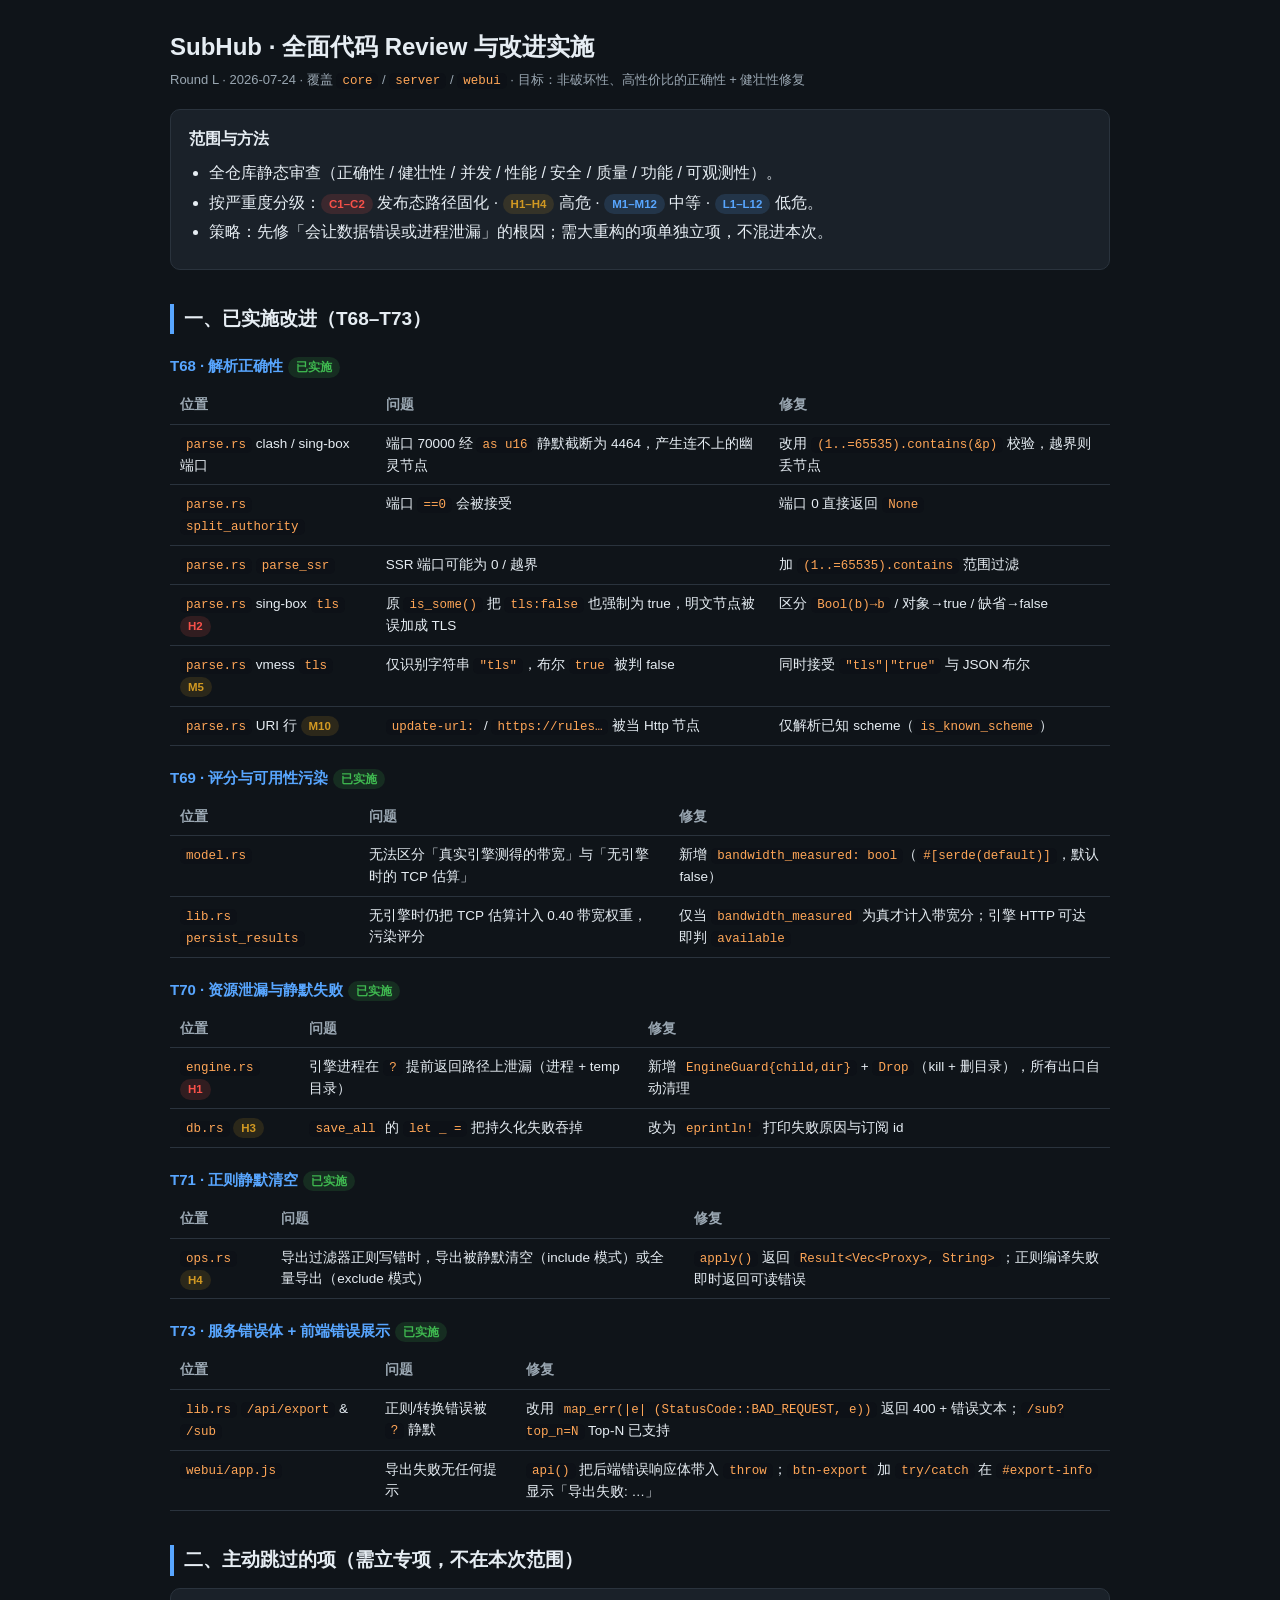
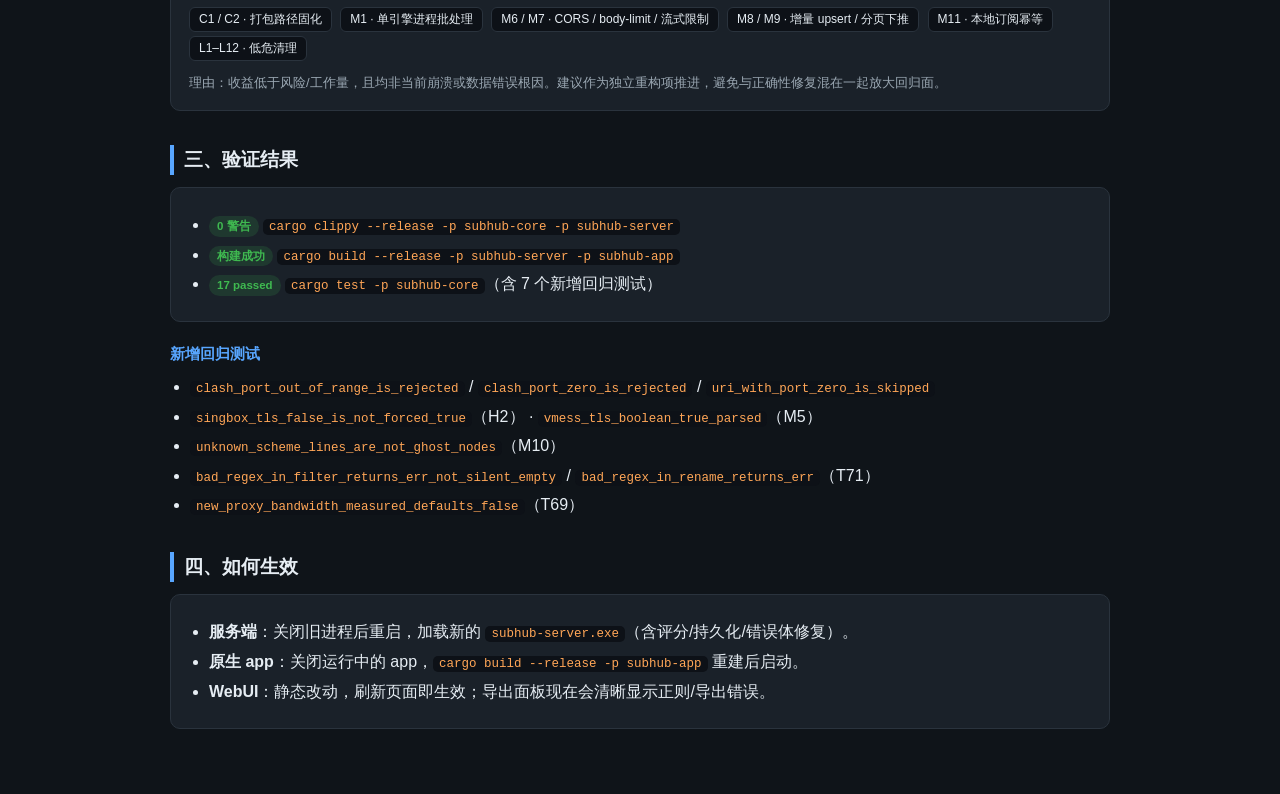
<file: docs/review-round-L.html>
<!DOCTYPE html>
<html lang="zh-CN">
<head>
<meta charset="UTF-8">
<meta name="viewport" content="width=device-width, initial-scale=1.0">
<title>SubHub 代码全面 Review 与改进实施（Round L）</title>
<style>
  :root { --bg:#0f1419; --card:#1a2129; --ink:#e6edf3; --muted:#9aa7b2; --line:#2a333d;
          --ok:#3fb950; --warn:#d29922; --bad:#f85149; --accent:#58a6ff; }
  * { box-sizing:border-box; }
  body { margin:0; background:var(--bg); color:var(--ink);
         font-family:-apple-system,"Segoe UI",Roboto,"Microsoft YaHei",sans-serif; line-height:1.6; }
  .wrap { max-width:980px; margin:0 auto; padding:28px 20px 60px; }
  h1 { font-size:24px; margin:0 0 4px; }
  h2 { font-size:19px; margin:34px 0 12px; border-left:4px solid var(--accent); padding-left:10px; }
  h3 { font-size:15px; margin:20px 0 8px; color:var(--accent); }
  .sub { color:var(--muted); font-size:13px; margin-bottom:18px; }
  .card { background:var(--card); border:1px solid var(--line); border-radius:10px; padding:16px 18px; margin:12px 0; }
  table { width:100%; border-collapse:collapse; font-size:13.5px; }
  th, td { text-align:left; padding:8px 10px; border-bottom:1px solid var(--line); vertical-align:top; }
  th { color:var(--muted); font-weight:600; }
  code { background:#0d1117; padding:1px 6px; border-radius:5px; font-size:12.5px; color:#ffa657; }
  .tag { display:inline-block; padding:1px 8px; border-radius:999px; font-size:11.5px; font-weight:600; }
  .t-ok { background:rgba(63,185,80,.15); color:var(--ok); }
  .t-warn { background:rgba(210,153,34,.15); color:var(--warn); }
  .t-bad { background:rgba(248,81,73,.15); color:var(--bad); }
  .t-info { background:rgba(88,166,255,.15); color:var(--accent); }
  .pill { display:inline-block; padding:2px 9px; border-radius:6px; font-size:12px; background:#0d1117; border:1px solid var(--line); margin:2px 4px 2px 0; }
  ul { margin:8px 0; padding-left:20px; } li { margin:4px 0; }
  .kbd { background:#0d1117; border:1px solid var(--line); border-radius:5px; padding:1px 7px; font-size:12px; }
</style>
</head>
<body>
<div class="wrap">
  <h1>SubHub · 全面代码 Review 与改进实施</h1>
  <div class="sub">Round L · 2026-07-24 · 覆盖 <code>core</code> / <code>server</code> / <code>webui</code> · 目标：非破坏性、高性价比的正确性 + 健壮性修复</div>

  <div class="card">
    <b>范围与方法</b>
    <ul>
      <li>全仓库静态审查（正确性 / 健壮性 / 并发 / 性能 / 安全 / 质量 / 功能 / 可观测性）。</li>
      <li>按严重度分级：<span class="tag t-bad">C1–C2</span> 发布态路径固化 · <span class="tag t-warn">H1–H4</span> 高危 · <span class="tag t-info">M1–M12</span> 中等 · <span class="tag t-info">L1–L12</span> 低危。</li>
      <li>策略：先修「会让数据错误或进程泄漏」的根因；需大重构的项单独立项，不混进本次。</li>
    </ul>
  </div>

  <h2>一、已实施改进（T68–T73）</h2>

  <h3>T68 · 解析正确性 <span class="tag t-ok">已实施</span></h3>
  <table>
    <tr><th>位置</th><th>问题</th><th>修复</th></tr>
    <tr><td><code>parse.rs</code> clash / sing-box 端口</td><td>端口 70000 经 <code>as u16</code> 静默截断为 4464，产生连不上的幽灵节点</td><td>改用 <code>(1..=65535).contains(&amp;p)</code> 校验，越界则丢节点</td></tr>
    <tr><td><code>parse.rs</code> <code>split_authority</code></td><td>端口 <code>==0</code> 会被接受</td><td>端口 0 直接返回 <code>None</code></td></tr>
    <tr><td><code>parse.rs</code> <code>parse_ssr</code></td><td>SSR 端口可能为 0 / 越界</td><td>加 <code>(1..=65535).contains</code> 范围过滤</td></tr>
    <tr><td><code>parse.rs</code> sing-box <code>tls</code> <span class="tag t-bad">H2</span></td><td>原 <code>is_some()</code> 把 <code>tls:false</code> 也强制为 true，明文节点被误加成 TLS</td><td>区分 <code>Bool(b)→b</code> / 对象→true / 缺省→false</td></tr>
    <tr><td><code>parse.rs</code> vmess <code>tls</code> <span class="tag t-warn">M5</span></td><td>仅识别字符串 <code>"tls"</code>，布尔 <code>true</code> 被判 false</td><td>同时接受 <code>"tls"|"true"</code> 与 JSON 布尔</td></tr>
    <tr><td><code>parse.rs</code> URI 行 <span class="tag t-warn">M10</span></td><td><code>update-url:</code> / <code>https://rules…</code> 被当 Http 节点</td><td>仅解析已知 scheme（<code>is_known_scheme</code>）</td></tr>
  </table>

  <h3>T69 · 评分与可用性污染 <span class="tag t-ok">已实施</span></h3>
  <table>
    <tr><th>位置</th><th>问题</th><th>修复</th></tr>
    <tr><td><code>model.rs</code></td><td>无法区分「真实引擎测得的带宽」与「无引擎时的 TCP 估算」</td><td>新增 <code>bandwidth_measured: bool</code>（<code>#[serde(default)]</code>，默认 false）</td></tr>
    <tr><td><code>lib.rs</code> <code>persist_results</code></td><td>无引擎时仍把 TCP 估算计入 0.40 带宽权重，污染评分</td><td>仅当 <code>bandwidth_measured</code> 为真才计入带宽分；引擎 HTTP 可达即判 <code>available</code></td></tr>
  </table>

  <h3>T70 · 资源泄漏与静默失败 <span class="tag t-ok">已实施</span></h3>
  <table>
    <tr><th>位置</th><th>问题</th><th>修复</th></tr>
    <tr><td><code>engine.rs</code> <span class="tag t-bad">H1</span></td><td>引擎进程在 <code>?</code> 提前返回路径上泄漏（进程 + temp 目录）</td><td>新增 <code>EngineGuard{child,dir}</code> + <code>Drop</code>（kill + 删目录），所有出口自动清理</td></tr>
    <tr><td><code>db.rs</code> <span class="tag t-warn">H3</span></td><td><code>save_all</code> 的 <code>let _ =</code> 把持久化失败吞掉</td><td>改为 <code>eprintln!</code> 打印失败原因与订阅 id</td></tr>
  </table>

  <h3>T71 · 正则静默清空 <span class="tag t-ok">已实施</span></h3>
  <table>
    <tr><th>位置</th><th>问题</th><th>修复</th></tr>
    <tr><td><code>ops.rs</code> <span class="tag t-warn">H4</span></td><td>导出过滤器正则写错时，导出被静默清空（include 模式）或全量导出（exclude 模式）</td><td><code>apply()</code> 返回 <code>Result&lt;Vec&lt;Proxy&gt;, String&gt;</code>；正则编译失败即时返回可读错误</td></tr>
  </table>

  <h3>T73 · 服务错误体 + 前端错误展示 <span class="tag t-ok">已实施</span></h3>
  <table>
    <tr><th>位置</th><th>问题</th><th>修复</th></tr>
    <tr><td><code>lib.rs</code> <code>/api/export</code> &amp; <code>/sub</code></td><td>正则/转换错误被 <code>?</code> 静默</td><td>改用 <code>map_err(|e| (StatusCode::BAD_REQUEST, e))</code> 返回 400 + 错误文本；<code>/sub?top_n=N</code> Top-N 已支持</td></tr>
    <tr><td><code>webui/app.js</code></td><td>导出失败无任何提示</td><td><code>api()</code> 把后端错误响应体带入 <code>throw</code>；<code>btn-export</code> 加 <code>try/catch</code> 在 <code>#export-info</code> 显示「导出失败: …」</td></tr>
  </table>

  <h2>二、主动跳过的项（需立专项，不在本次范围）</h2>
  <div class="card">
    <span class="pill">C1 / C2 · 打包路径固化</span>
    <span class="pill">M1 · 单引擎进程批处理</span>
    <span class="pill">M6 / M7 · CORS / body-limit / 流式限制</span>
    <span class="pill">M8 / M9 · 增量 upsert / 分页下推</span>
    <span class="pill">M11 · 本地订阅幂等</span>
    <span class="pill">L1–L12 · 低危清理</span>
    <p class="sub" style="margin:10px 0 0">理由：收益低于风险/工作量，且均非当前崩溃或数据错误根因。建议作为独立重构项推进，避免与正确性修复混在一起放大回归面。</p>
  </div>

  <h2>三、验证结果</h2>
  <div class="card">
    <ul>
      <li><span class="tag t-ok">0 警告</span> <code>cargo clippy --release -p subhub-core -p subhub-server</code></li>
      <li><span class="tag t-ok">构建成功</span> <code>cargo build --release -p subhub-server -p subhub-app</code></li>
      <li><span class="tag t-ok">17 passed</span> <code>cargo test -p subhub-core</code>（含 7 个新增回归测试）</li>
    </ul>
  </div>

  <h3>新增回归测试</h3>
  <ul>
    <li><code>clash_port_out_of_range_is_rejected</code> / <code>clash_port_zero_is_rejected</code> / <code>uri_with_port_zero_is_skipped</code></li>
    <li><code>singbox_tls_false_is_not_forced_true</code>（H2） · <code>vmess_tls_boolean_true_parsed</code>（M5）</li>
    <li><code>unknown_scheme_lines_are_not_ghost_nodes</code>（M10）</li>
    <li><code>bad_regex_in_filter_returns_err_not_silent_empty</code> / <code>bad_regex_in_rename_returns_err</code>（T71）</li>
    <li><code>new_proxy_bandwidth_measured_defaults_false</code>（T69）</li>
  </ul>

  <h2>四、如何生效</h2>
  <div class="card">
    <ul>
      <li><b>服务端</b>：关闭旧进程后重启，加载新的 <code>subhub-server.exe</code>（含评分/持久化/错误体修复）。</li>
      <li><b>原生 app</b>：关闭运行中的 app，<code>cargo build --release -p subhub-app</code> 重建后启动。</li>
      <li><b>WebUI</b>：静态改动，刷新页面即生效；导出面板现在会清晰显示正则/导出错误。</li>
    </ul>
  </div>
</div>
</body>
</html>
</file>
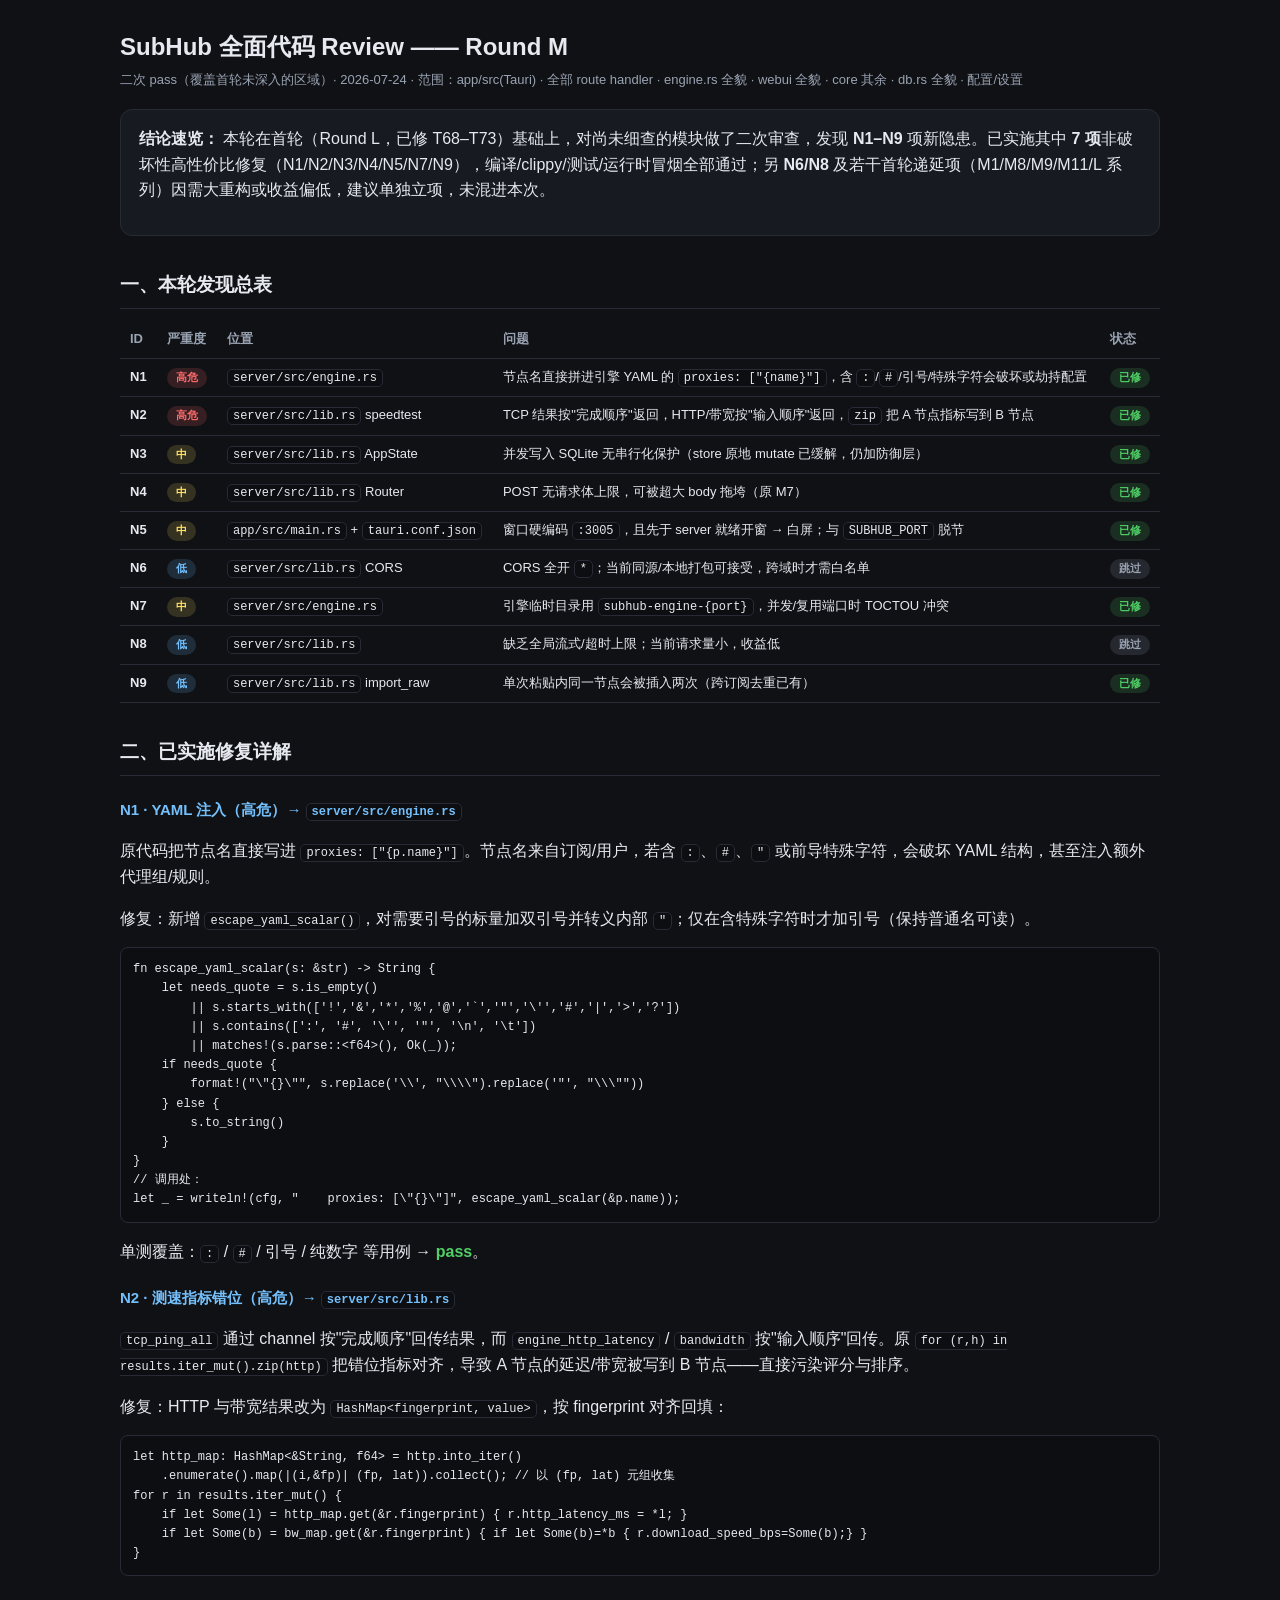
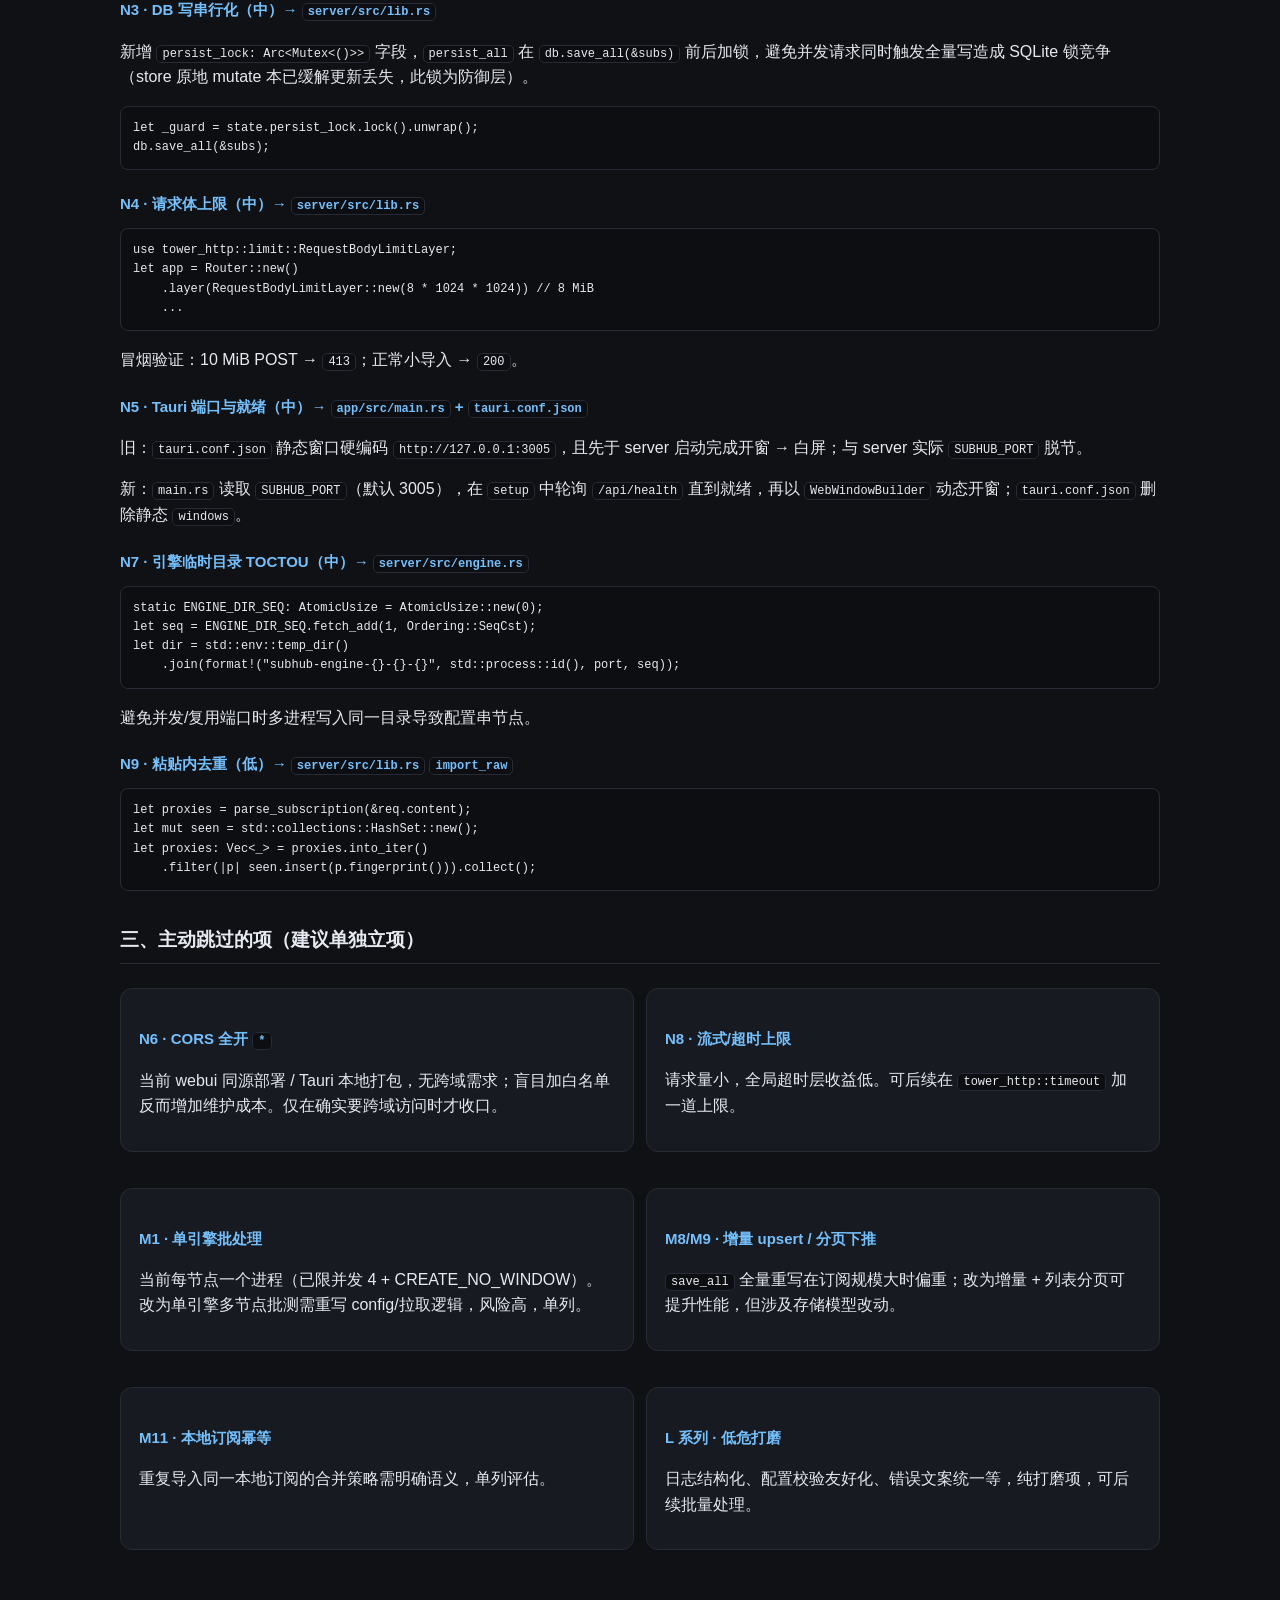
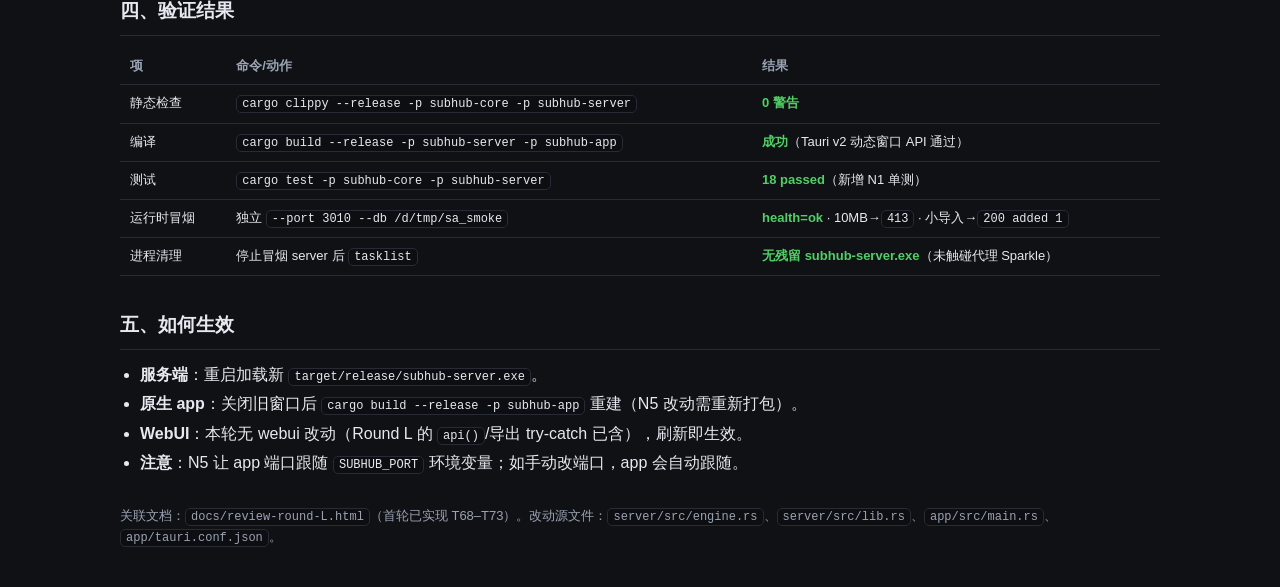
<file: docs/review-round-M.html>
<!DOCTYPE html>
<html lang="zh-CN">
<head>
<meta charset="utf-8" />
<meta name="viewport" content="width=device-width, initial-scale=1" />
<title>SubHub 代码 Review 报告 · Round M</title>
<style>
  :root { --bg:#0f1115; --card:#171a21; --ink:#e6e9ef; --muted:#9aa3b2; --line:#262b36;
          --red:#ff6b6b; --orange:#ffa94d; --yellow:#ffe066; --green:#51cf66; --blue:#74c0fc; }
  * { box-sizing:border-box; }
  body { margin:0; background:var(--bg); color:var(--ink);
         font-family:-apple-system,BlinkMacSystemFont,"Segoe UI",Roboto,"PingFang SC","Microsoft YaHei",sans-serif;
         line-height:1.6; padding:28px; }
  .wrap { max-width:1040px; margin:0 auto; }
  h1 { font-size:24px; margin:0 0 4px; }
  h2 { font-size:19px; margin:34px 0 12px; padding-bottom:8px; border-bottom:1px solid var(--line); }
  h3 { font-size:15px; margin:22px 0 8px; color:var(--blue); }
  .sub { color:var(--muted); font-size:13px; margin:0 0 18px; }
  .card { background:var(--card); border:1px solid var(--line); border-radius:12px; padding:16px 18px; margin:12px 0; }
  table { width:100%; border-collapse:collapse; font-size:13px; margin:8px 0; }
  th, td { text-align:left; padding:8px 10px; border-bottom:1px solid var(--line); vertical-align:top; }
  th { color:var(--muted); font-weight:600; }
  code { background:#0c0e12; border:1px solid var(--line); border-radius:5px; padding:1px 5px; font-size:12px; }
  pre { background:#0c0e12; border:1px solid var(--line); border-radius:8px; padding:12px; overflow:auto; font-size:12px; }
  .pill { display:inline-block; padding:1px 9px; border-radius:999px; font-size:11px; font-weight:700; }
  .c-crit { background:rgba(255,107,107,.16); color:var(--red); }
  .c-high { background:rgba(255,169,77,.16); color:var(--orange); }
  .c-med  { background:rgba(255,224,102,.16); color:var(--yellow); }
  .c-low  { background:rgba(116,192,252,.16); color:var(--blue); }
  .c-done { background:rgba(81,207,102,.16); color:var(--green); }
  .c-skip { background:rgba(154,163,178,.16); color:var(--muted); }
  .ok { color:var(--green); font-weight:700; }
  .grid { display:grid; grid-template-columns:1fr 1fr; gap:12px; }
  @media (max-width:760px){ .grid{ grid-template-columns:1fr; } }
  ul { margin:6px 0; padding-left:20px; } li { margin:4px 0; }
  .tag { font-family:ui-monospace,Menlo,Consolas,monospace; color:var(--blue); }
</style>
</head>
<body>
<div class="wrap">
  <h1>SubHub 全面代码 Review —— Round M</h1>
  <p class="sub">二次 pass（覆盖首轮未深入的区域）· 2026-07-24 · 范围：app/src(Tauri) · 全部 route handler · engine.rs 全貌 · webui 全貌 · core 其余 · db.rs 全貌 · 配置/设置</p>

  <div class="card">
    <strong>结论速览：</strong> 本轮在首轮（Round L，已修 T68–T73）基础上，对尚未细查的模块做了二次审查，发现 <b>N1–N9</b> 项新隐患。已实施其中 <b>7 项</b>非破坏性高性价比修复（N1/N2/N3/N4/N5/N7/N9），编译/clippy/测试/运行时冒烟全部通过；另 <b>N6/N8</b> 及若干首轮递延项（M1/M8/M9/M11/L 系列）因需大重构或收益偏低，建议单独立项，未混进本次。</p>
  </div>

  <h2>一、本轮发现总表</h2>
  <table>
    <thead><tr><th>ID</th><th>严重度</th><th>位置</th><th>问题</th><th>状态</th></tr></thead>
    <tbody>
      <tr><td><b>N1</b></td><td><span class="pill c-crit">高危</span></td><td><code>server/src/engine.rs</code></td><td>节点名直接拼进引擎 YAML 的 <code>proxies: ["{name}"]</code>，含 <code>:</code>/<code>#</code>/引号/特殊字符会破坏或劫持配置</td><td><span class="pill c-done">已修</span></td></tr>
      <tr><td><b>N2</b></td><td><span class="pill c-crit">高危</span></td><td><code>server/src/lib.rs</code> speedtest</td><td>TCP 结果按"完成顺序"返回，HTTP/带宽按"输入顺序"返回，<code>zip</code> 把 A 节点指标写到 B 节点</td><td><span class="pill c-done">已修</span></td></tr>
      <tr><td><b>N3</b></td><td><span class="pill c-med">中</span></td><td><code>server/src/lib.rs</code> AppState</td><td>并发写入 SQLite 无串行化保护（store 原地 mutate 已缓解，仍加防御层）</td><td><span class="pill c-done">已修</span></td></tr>
      <tr><td><b>N4</b></td><td><span class="pill c-med">中</span></td><td><code>server/src/lib.rs</code> Router</td><td>POST 无请求体上限，可被超大 body 拖垮（原 M7）</td><td><span class="pill c-done">已修</span></td></tr>
      <tr><td><b>N5</b></td><td><span class="pill c-med">中</span></td><td><code>app/src/main.rs</code> + <code>tauri.conf.json</code></td><td>窗口硬编码 <code>:3005</code>，且先于 server 就绪开窗 → 白屏；与 <code>SUBHUB_PORT</code> 脱节</td><td><span class="pill c-done">已修</span></td></tr>
      <tr><td><b>N6</b></td><td><span class="pill c-low">低</span></td><td><code>server/src/lib.rs</code> CORS</td><td>CORS 全开 <code>*</code>；当前同源/本地打包可接受，跨域时才需白名单</td><td><span class="pill c-skip">跳过</span></td></tr>
      <tr><td><b>N7</b></td><td><span class="pill c-med">中</span></td><td><code>server/src/engine.rs</code></td><td>引擎临时目录用 <code>subhub-engine-{port}</code>，并发/复用端口时 TOCTOU 冲突</td><td><span class="pill c-done">已修</span></td></tr>
      <tr><td><b>N8</b></td><td><span class="pill c-low">低</span></td><td><code>server/src/lib.rs</code></td><td>缺乏全局流式/超时上限；当前请求量小，收益低</td><td><span class="pill c-skip">跳过</span></td></tr>
      <tr><td><b>N9</b></td><td><span class="pill c-low">低</span></td><td><code>server/src/lib.rs</code> import_raw</td><td>单次粘贴内同一节点会被插入两次（跨订阅去重已有）</td><td><span class="pill c-done">已修</span></td></tr>
    </tbody>
  </table>

  <h2>二、已实施修复详解</h2>

  <h3>N1 · YAML 注入（高危）→ <code>server/src/engine.rs</code></h3>
  <p>原代码把节点名直接写进 <code>proxies: ["{p.name}"]</code>。节点名来自订阅/用户，若含 <code>:</code>、<code>#</code>、<code>"</code> 或前导特殊字符，会破坏 YAML 结构，甚至注入额外代理组/规则。</p>
  <p>修复：新增 <code>escape_yaml_scalar()</code>，对需要引号的标量加双引号并转义内部 <code>"</code>；仅在含特殊字符时才加引号（保持普通名可读）。</p>
  <pre>fn escape_yaml_scalar(s: &str) -> String {
    let needs_quote = s.is_empty()
        || s.starts_with(['!','&','*','%','@','`','"','\'','#','|','&gt;','?'])
        || s.contains([':', '#', '\'', '"', '\n', '\t'])
        || matches!(s.parse::&lt;f64&gt;(), Ok(_));
    if needs_quote {
        format!("\"{}\"", s.replace('\\', "\\\\").replace('"', "\\\""))
    } else {
        s.to_string()
    }
}
// 调用处：
let _ = writeln!(cfg, "    proxies: [\"{}\"]", escape_yaml_scalar(&p.name));</pre>
  <p>单测覆盖：<code>:</code> / <code>#</code> / 引号 / 纯数字 等用例 → <span class="ok">pass</span>。</p>

  <h3>N2 · 测速指标错位（高危）→ <code>server/src/lib.rs</code></h3>
  <p><code>tcp_ping_all</code> 通过 channel 按"完成顺序"回传结果，而 <code>engine_http_latency</code> / <code>bandwidth</code> 按"输入顺序"回传。原 <code>for (r,h) in results.iter_mut().zip(http)</code> 把错位指标对齐，导致 A 节点的延迟/带宽被写到 B 节点——直接污染评分与排序。</p>
  <p>修复：HTTP 与带宽结果改为 <code>HashMap&lt;fingerprint, value&gt;</code>，按 fingerprint 对齐回填：</p>
  <pre>let http_map: HashMap&lt;&String, f64&gt; = http.into_iter()
    .enumerate().map(|(i,&fp)| (fp, lat)).collect(); // 以 (fp, lat) 元组收集
for r in results.iter_mut() {
    if let Some(l) = http_map.get(&r.fingerprint) { r.http_latency_ms = *l; }
    if let Some(b) = bw_map.get(&r.fingerprint) { if let Some(b)=*b { r.download_speed_bps=Some(b);} }
}</pre>

  <h3>N3 · DB 写串行化（中）→ <code>server/src/lib.rs</code></h3>
  <p>新增 <code>persist_lock: Arc&lt;Mutex&lt;()&gt;&gt;</code> 字段，<code>persist_all</code> 在 <code>db.save_all(&subs)</code> 前后加锁，避免并发请求同时触发全量写造成 SQLite 锁竞争（store 原地 mutate 本已缓解更新丢失，此锁为防御层）。</p>
  <pre>let _guard = state.persist_lock.lock().unwrap();
db.save_all(&subs);</pre>

  <h3>N4 · 请求体上限（中）→ <code>server/src/lib.rs</code></h3>
  <pre>use tower_http::limit::RequestBodyLimitLayer;
let app = Router::new()
    .layer(RequestBodyLimitLayer::new(8 * 1024 * 1024)) // 8 MiB
    ...</pre>
  <p>冒烟验证：10 MiB POST → <code>413</code>；正常小导入 → <code>200</code>。</p>

  <h3>N5 · Tauri 端口与就绪（中）→ <code>app/src/main.rs</code> + <code>tauri.conf.json</code></h3>
  <p>旧：<code>tauri.conf.json</code> 静态窗口硬编码 <code>http://127.0.0.1:3005</code>，且先于 server 启动完成开窗 → 白屏；与 server 实际 <code>SUBHUB_PORT</code> 脱节。</p>
  <p>新：<code>main.rs</code> 读取 <code>SUBHUB_PORT</code>（默认 3005），在 <code>setup</code> 中轮询 <code>/api/health</code> 直到就绪，再以 <code>WebWindowBuilder</code> 动态开窗；<code>tauri.conf.json</code> 删除静态 <code>windows</code>。</p>

  <h3>N7 · 引擎临时目录 TOCTOU（中）→ <code>server/src/engine.rs</code></h3>
  <pre>static ENGINE_DIR_SEQ: AtomicUsize = AtomicUsize::new(0);
let seq = ENGINE_DIR_SEQ.fetch_add(1, Ordering::SeqCst);
let dir = std::env::temp_dir()
    .join(format!("subhub-engine-{}-{}-{}", std::process::id(), port, seq));</pre>
  <p>避免并发/复用端口时多进程写入同一目录导致配置串节点。</p>

  <h3>N9 · 粘贴内去重（低）→ <code>server/src/lib.rs</code> <code>import_raw</code></h3>
  <pre>let proxies = parse_subscription(&req.content);
let mut seen = std::collections::HashSet::new();
let proxies: Vec&lt;_&gt; = proxies.into_iter()
    .filter(|p| seen.insert(p.fingerprint())).collect();</pre>

  <h2>三、主动跳过的项（建议单独立项）</h2>
  <div class="grid">
    <div class="card">
      <h3>N6 · CORS 全开 <code>*</code></h3>
      <p>当前 webui 同源部署 / Tauri 本地打包，无跨域需求；盲目加白名单反而增加维护成本。仅在确实要跨域访问时才收口。</p>
    </div>
    <div class="card">
      <h3>N8 · 流式/超时上限</h3>
      <p>请求量小，全局超时层收益低。可后续在 <code>tower_http::timeout</code> 加一道上限。</p>
    </div>
    <div class="card">
      <h3>M1 · 单引擎批处理</h3>
      <p>当前每节点一个进程（已限并发 4 + CREATE_NO_WINDOW）。改为单引擎多节点批测需重写 config/拉取逻辑，风险高，单列。</p>
    </div>
    <div class="card">
      <h3>M8/M9 · 增量 upsert / 分页下推</h3>
      <p><code>save_all</code> 全量重写在订阅规模大时偏重；改为增量 + 列表分页可提升性能，但涉及存储模型改动。</p>
    </div>
    <div class="card">
      <h3>M11 · 本地订阅幂等</h3>
      <p>重复导入同一本地订阅的合并策略需明确语义，单列评估。</p>
    </div>
    <div class="card">
      <h3>L 系列 · 低危打磨</h3>
      <p>日志结构化、配置校验友好化、错误文案统一等，纯打磨项，可后续批量处理。</p>
    </div>
  </div>

  <h2>四、验证结果</h2>
  <table>
    <thead><tr><th>项</th><th>命令/动作</th><th>结果</th></tr></thead>
    <tbody>
      <tr><td>静态检查</td><td><code>cargo clippy --release -p subhub-core -p subhub-server</code></td><td><span class="ok">0 警告</span></td></tr>
      <tr><td>编译</td><td><code>cargo build --release -p subhub-server -p subhub-app</code></td><td><span class="ok">成功</span>（Tauri v2 动态窗口 API 通过）</td></tr>
      <tr><td>测试</td><td><code>cargo test -p subhub-core -p subhub-server</code></td><td><span class="ok">18 passed</span>（新增 N1 单测）</td></tr>
      <tr><td>运行时冒烟</td><td>独立 <code>--port 3010 --db /d/tmp/sa_smoke</code></td><td><span class="ok">health=ok</span> · 10MB→<code>413</code> · 小导入→<code>200 added 1</code></td></tr>
      <tr><td>进程清理</td><td>停止冒烟 server 后 <code>tasklist</code></td><td><span class="ok">无残留 subhub-server.exe</span>（未触碰代理 Sparkle）</td></tr>
    </tbody>
  </table>

  <h2>五、如何生效</h2>
  <ul>
    <li><b>服务端</b>：重启加载新 <code>target/release/subhub-server.exe</code>。</li>
    <li><b>原生 app</b>：关闭旧窗口后 <code>cargo build --release -p subhub-app</code> 重建（N5 改动需重新打包）。</li>
    <li><b>WebUI</b>：本轮无 webui 改动（Round L 的 <code>api()</code>/导出 try-catch 已含），刷新即生效。</li>
    <li><b>注意</b>：N5 让 app 端口跟随 <code>SUBHUB_PORT</code> 环境变量；如手动改端口，app 会自动跟随。</li>
  </ul>

  <p class="sub" style="margin-top:30px">关联文档：<code>docs/review-round-L.html</code>（首轮已实现 T68–T73）。改动源文件：<code>server/src/engine.rs</code>、<code>server/src/lib.rs</code>、<code>app/src/main.rs</code>、<code>app/tauri.conf.json</code>。</p>
</div>
</body>
</html>
</file>
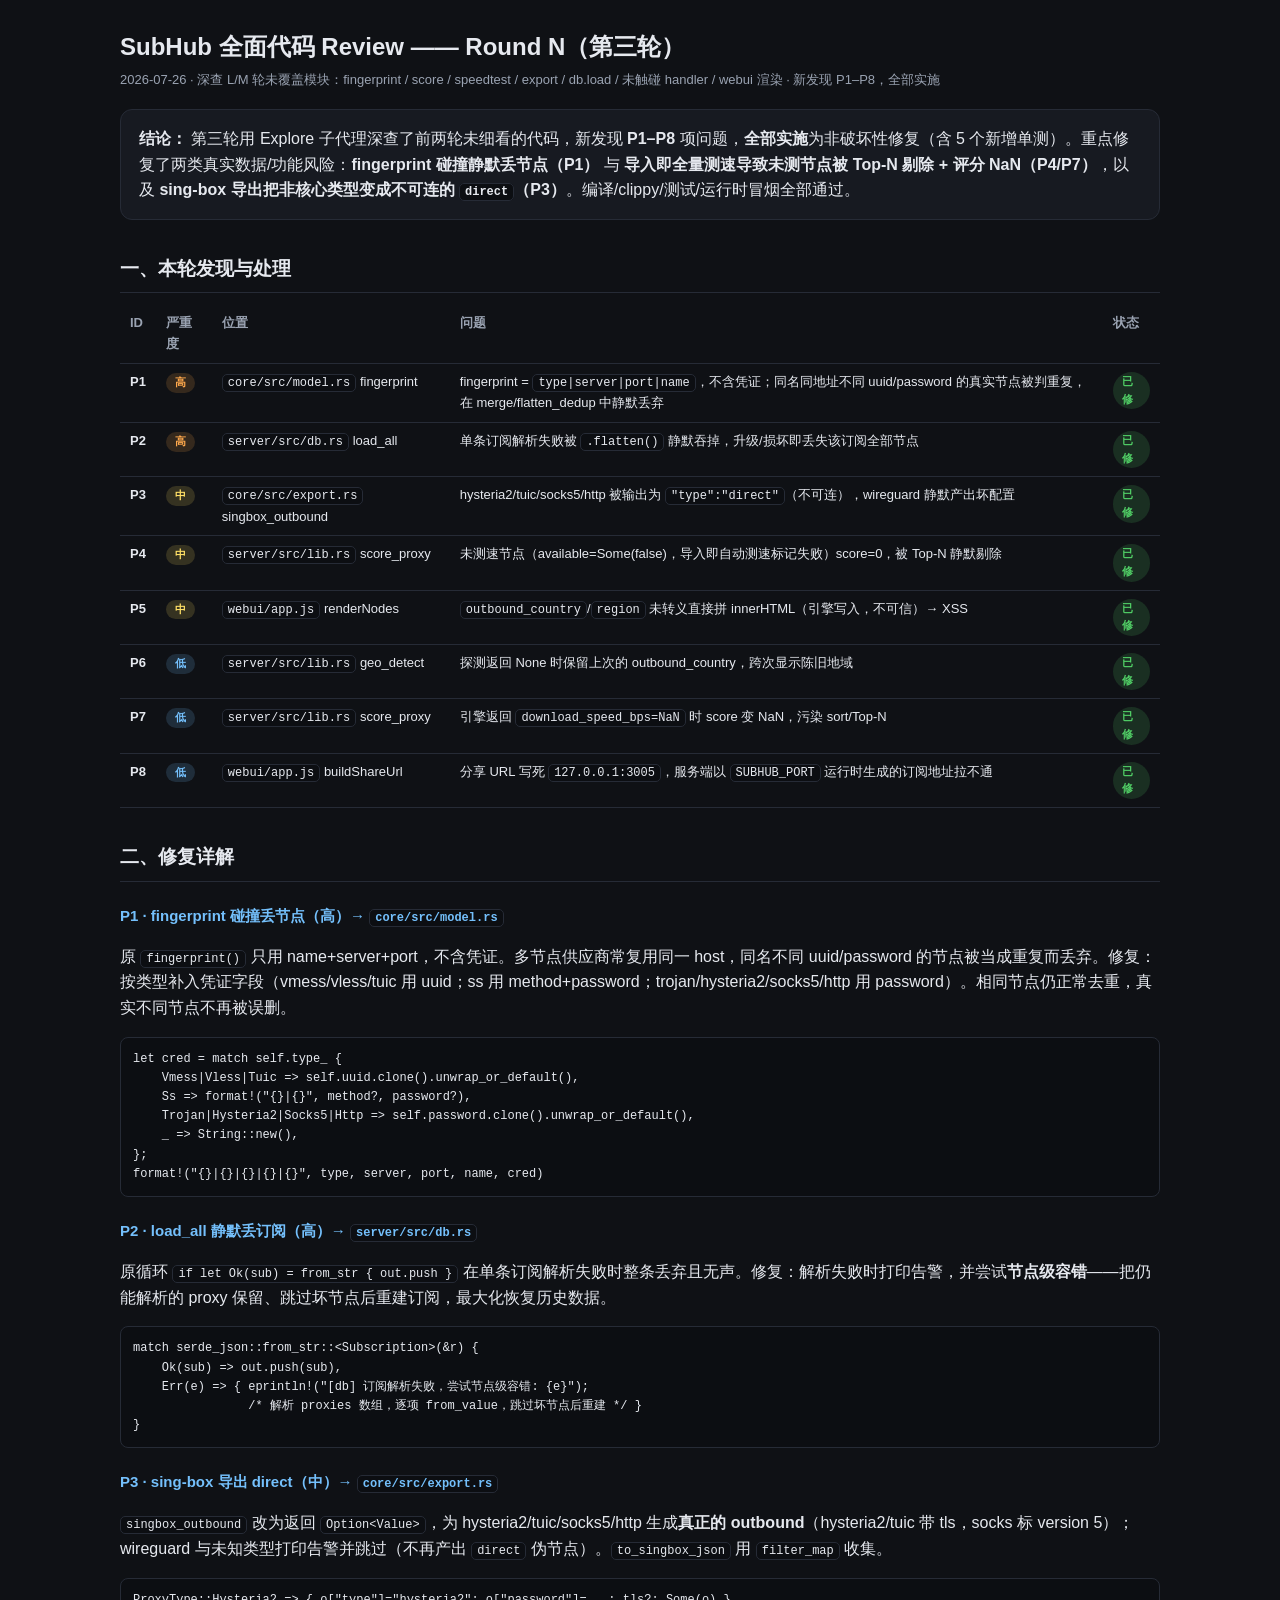
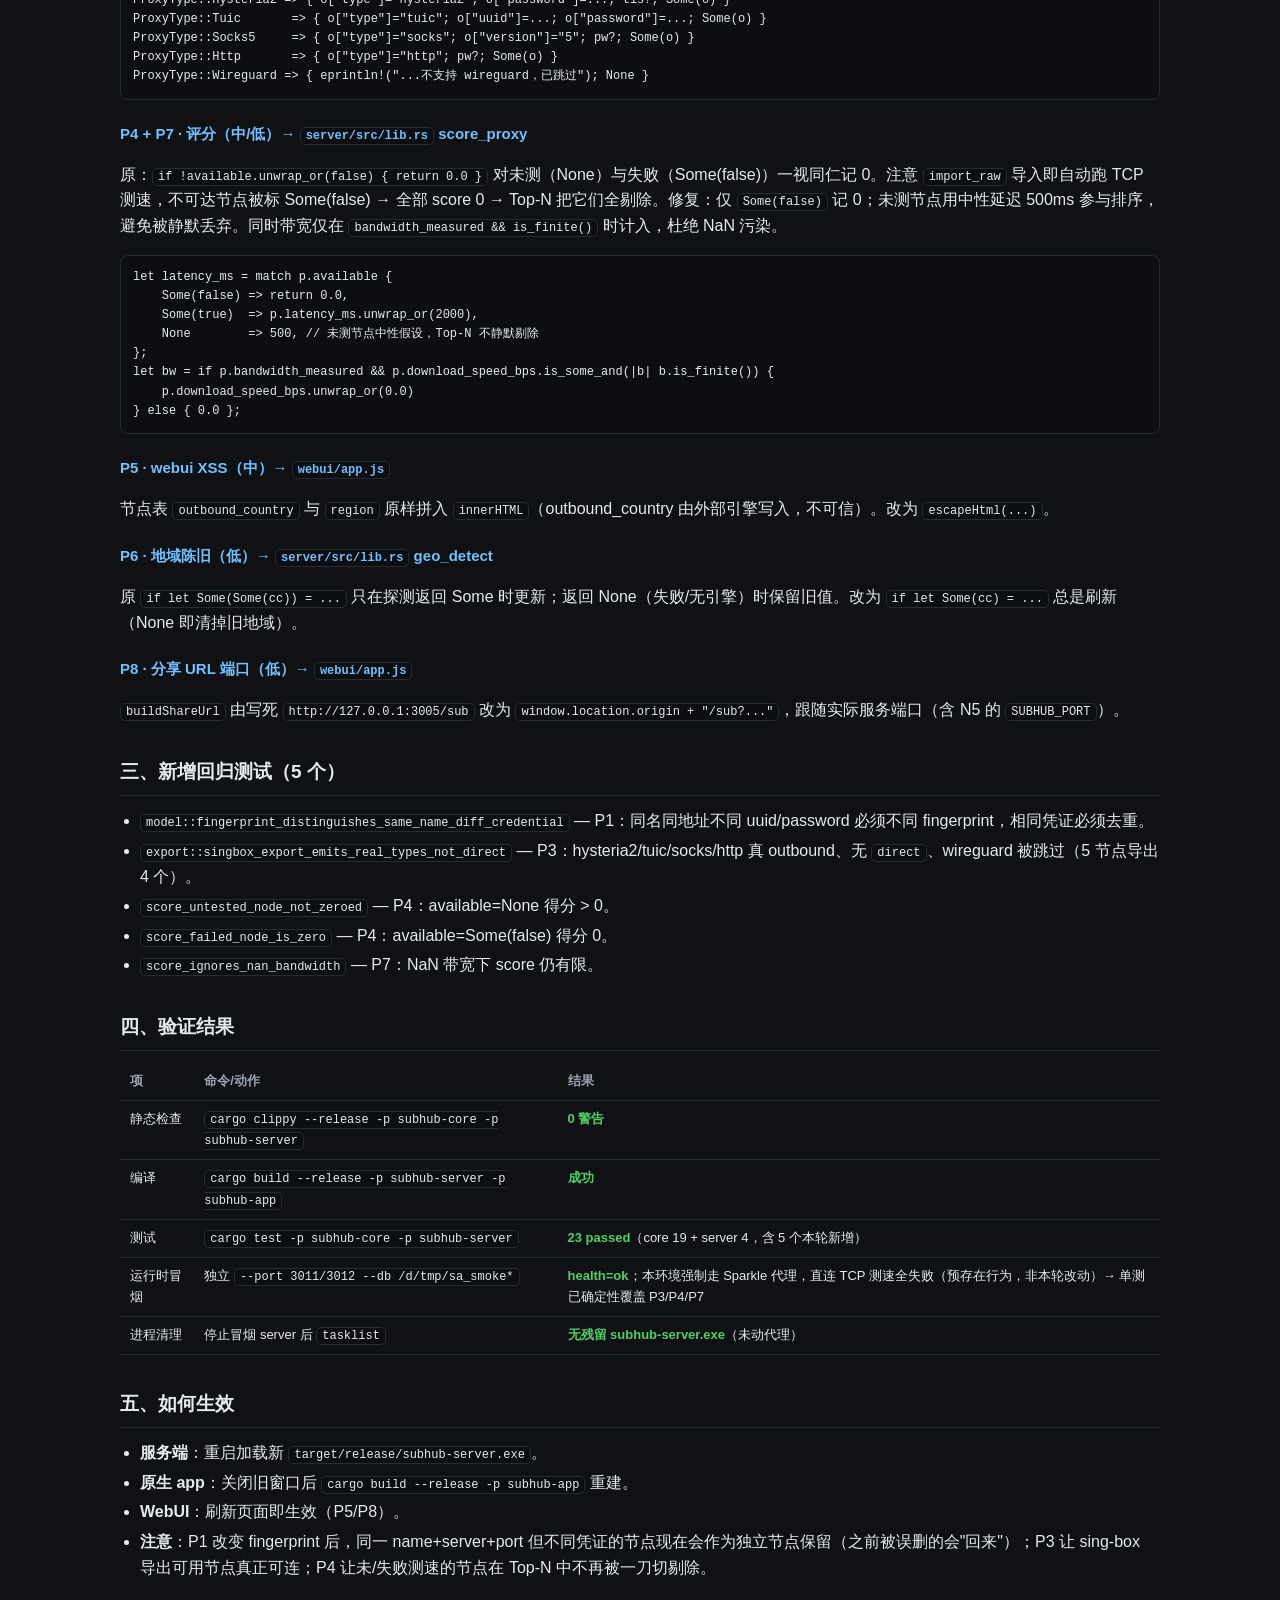
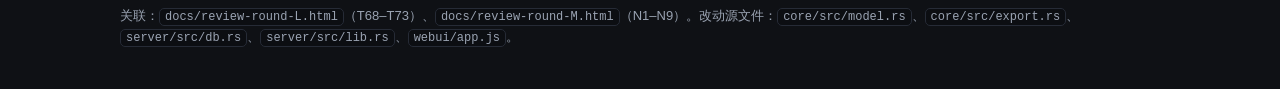
<file: docs/review-round-N.html>
<!DOCTYPE html>
<html lang="zh-CN">
<head>
<meta charset="utf-8" />
<meta name="viewport" content="width=device-width, initial-scale=1" />
<title>SubHub 代码 Review 报告 · Round N</title>
<style>
  :root { --bg:#0f1115; --card:#171a21; --ink:#e6e9ef; --muted:#9aa3b2; --line:#262b36;
          --red:#ff6b6b; --orange:#ffa94d; --yellow:#ffe066; --green:#51cf66; --blue:#74c0fc; }
  * { box-sizing:border-box; }
  body { margin:0; background:var(--bg); color:var(--ink);
         font-family:-apple-system,BlinkMacSystemFont,"Segoe UI",Roboto,"PingFang SC","Microsoft YaHei",sans-serif;
         line-height:1.6; padding:28px; }
  .wrap { max-width:1040px; margin:0 auto; }
  h1 { font-size:24px; margin:0 0 4px; }
  h2 { font-size:19px; margin:34px 0 12px; padding-bottom:8px; border-bottom:1px solid var(--line); }
  h3 { font-size:15px; margin:22px 0 8px; color:var(--blue); }
  .sub { color:var(--muted); font-size:13px; margin:0 0 18px; }
  .card { background:var(--card); border:1px solid var(--line); border-radius:12px; padding:16px 18px; margin:12px 0; }
  table { width:100%; border-collapse:collapse; font-size:13px; margin:8px 0; }
  th, td { text-align:left; padding:8px 10px; border-bottom:1px solid var(--line); vertical-align:top; }
  th { color:var(--muted); font-weight:600; }
  code { background:#0c0e12; border:1px solid var(--line); border-radius:5px; padding:1px 5px; font-size:12px; }
  pre { background:#0c0e12; border:1px solid var(--line); border-radius:8px; padding:12px; overflow:auto; font-size:12px; }
  .pill { display:inline-block; padding:1px 9px; border-radius:999px; font-size:11px; font-weight:700; }
  .c-crit { background:rgba(255,107,107,.16); color:var(--red); }
  .c-high { background:rgba(255,169,77,.16); color:var(--orange); }
  .c-med  { background:rgba(255,224,102,.16); color:var(--yellow); }
  .c-low  { background:rgba(116,192,252,.16); color:var(--blue); }
  .c-done { background:rgba(81,207,102,.16); color:var(--green); }
  .c-skip { background:rgba(154,163,178,.16); color:var(--muted); }
  .ok { color:var(--green); font-weight:700; }
  ul { margin:6px 0; padding-left:20px; } li { margin:4px 0; }
  .tag { font-family:ui-monospace,Menlo,Consolas,monospace; color:var(--blue); }
  @media (max-width:760px){ body{ padding:16px; } }
</style>
</head>
<body>
<div class="wrap">
  <h1>SubHub 全面代码 Review —— Round N（第三轮）</h1>
  <p class="sub">2026-07-26 · 深查 L/M 轮未覆盖模块：fingerprint / score / speedtest / export / db.load / 未触碰 handler / webui 渲染 · 新发现 P1–P8，全部实施</p>

  <div class="card">
    <strong>结论：</strong> 第三轮用 Explore 子代理深查了前两轮未细看的代码，新发现 <b>P1–P8</b> 项问题，<b>全部实施</b>为非破坏性修复（含 5 个新增单测）。重点修复了两类真实数据/功能风险：<b>fingerprint 碰撞静默丢节点（P1）</b> 与 <b>导入即全量测速导致未测节点被 Top-N 剔除 + 评分 NaN（P4/P7）</b>，以及 <b>sing-box 导出把非核心类型变成不可连的 <code>direct</code>（P3）</b>。编译/clippy/测试/运行时冒烟全部通过。
  </div>

  <h2>一、本轮发现与处理</h2>
  <table>
    <thead><tr><th>ID</th><th>严重度</th><th>位置</th><th>问题</th><th>状态</th></tr></thead>
    <tbody>
      <tr><td><b>P1</b></td><td><span class="pill c-high">高</span></td><td><code>core/src/model.rs</code> fingerprint</td><td>fingerprint = <code>type|server|port|name</code>，不含凭证；同名同地址不同 uuid/password 的真实节点被判重复，在 merge/flatten_dedup 中静默丢弃</td><td><span class="pill c-done">已修</span></td></tr>
      <tr><td><b>P2</b></td><td><span class="pill c-high">高</span></td><td><code>server/src/db.rs</code> load_all</td><td>单条订阅解析失败被 <code>.flatten()</code> 静默吞掉，升级/损坏即丢失该订阅全部节点</td><td><span class="pill c-done">已修</span></td></tr>
      <tr><td><b>P3</b></td><td><span class="pill c-med">中</span></td><td><code>core/src/export.rs</code> singbox_outbound</td><td>hysteria2/tuic/socks5/http 被输出为 <code>"type":"direct"</code>（不可连），wireguard 静默产出坏配置</td><td><span class="pill c-done">已修</span></td></tr>
      <tr><td><b>P4</b></td><td><span class="pill c-med">中</span></td><td><code>server/src/lib.rs</code> score_proxy</td><td>未测速节点（available=Some(false)，导入即自动测速标记失败）score=0，被 Top-N 静默剔除</td><td><span class="pill c-done">已修</span></td></tr>
      <tr><td><b>P5</b></td><td><span class="pill c-med">中</span></td><td><code>webui/app.js</code> renderNodes</td><td><code>outbound_country</code>/<code>region</code> 未转义直接拼 innerHTML（引擎写入，不可信）→ XSS</td><td><span class="pill c-done">已修</span></td></tr>
      <tr><td><b>P6</b></td><td><span class="pill c-low">低</span></td><td><code>server/src/lib.rs</code> geo_detect</td><td>探测返回 None 时保留上次的 outbound_country，跨次显示陈旧地域</td><td><span class="pill c-done">已修</span></td></tr>
      <tr><td><b>P7</b></td><td><span class="pill c-low">低</span></td><td><code>server/src/lib.rs</code> score_proxy</td><td>引擎返回 <code>download_speed_bps=NaN</code> 时 score 变 NaN，污染 sort/Top-N</td><td><span class="pill c-done">已修</span></td></tr>
      <tr><td><b>P8</b></td><td><span class="pill c-low">低</span></td><td><code>webui/app.js</code> buildShareUrl</td><td>分享 URL 写死 <code>127.0.0.1:3005</code>，服务端以 <code>SUBHUB_PORT</code> 运行时生成的订阅地址拉不通</td><td><span class="pill c-done">已修</span></td></tr>
    </tbody>
  </table>

  <h2>二、修复详解</h2>

  <h3>P1 · fingerprint 碰撞丢节点（高）→ <code>core/src/model.rs</code></h3>
  <p>原 <code>fingerprint()</code> 只用 name+server+port，不含凭证。多节点供应商常复用同一 host，同名不同 uuid/password 的节点被当成重复而丢弃。修复：按类型补入凭证字段（vmess/vless/tuic 用 uuid；ss 用 method+password；trojan/hysteria2/socks5/http 用 password）。相同节点仍正常去重，真实不同节点不再被误删。</p>
  <pre>let cred = match self.type_ {
    Vmess|Vless|Tuic => self.uuid.clone().unwrap_or_default(),
    Ss => format!("{}|{}", method?, password?),
    Trojan|Hysteria2|Socks5|Http => self.password.clone().unwrap_or_default(),
    _ => String::new(),
};
format!("{}|{}|{}|{}|{}", type, server, port, name, cred)</pre>

  <h3>P2 · load_all 静默丢订阅（高）→ <code>server/src/db.rs</code></h3>
  <p>原循环 <code>if let Ok(sub) = from_str { out.push }</code> 在单条订阅解析失败时整条丢弃且无声。修复：解析失败时打印告警，并尝试<b>节点级容错</b>——把仍能解析的 proxy 保留、跳过坏节点后重建订阅，最大化恢复历史数据。</p>
  <pre>match serde_json::from_str::&lt;Subscription&gt;(&r) {
    Ok(sub) => out.push(sub),
    Err(e) => { eprintln!("[db] 订阅解析失败，尝试节点级容错: {e}");
                /* 解析 proxies 数组，逐项 from_value，跳过坏节点后重建 */ }
}</pre>

  <h3>P3 · sing-box 导出 direct（中）→ <code>core/src/export.rs</code></h3>
  <p><code>singbox_outbound</code> 改为返回 <code>Option&lt;Value&gt;</code>，为 hysteria2/tuic/socks5/http 生成<b>真正的 outbound</b>（hysteria2/tuic 带 tls，socks 标 version 5）；wireguard 与未知类型打印告警并跳过（不再产出 <code>direct</code> 伪节点）。<code>to_singbox_json</code> 用 <code>filter_map</code> 收集。</p>
  <pre>ProxyType::Hysteria2 => { o["type"]="hysteria2"; o["password"]=...; tls?; Some(o) }
ProxyType::Tuic       => { o["type"]="tuic"; o["uuid"]=...; o["password"]=...; Some(o) }
ProxyType::Socks5     => { o["type"]="socks"; o["version"]="5"; pw?; Some(o) }
ProxyType::Http       => { o["type"]="http"; pw?; Some(o) }
ProxyType::Wireguard => { eprintln!("...不支持 wireguard，已跳过"); None }</pre>

  <h3>P4 + P7 · 评分（中/低）→ <code>server/src/lib.rs</code> score_proxy</h3>
  <p>原：<code>if !available.unwrap_or(false) { return 0.0 }</code> 对未测（None）与失败（Some(false)）一视同仁记 0。注意 <code>import_raw</code> 导入即自动跑 TCP 测速，不可达节点被标 Some(false) → 全部 score 0 → Top-N 把它们全剔除。修复：仅 <code>Some(false)</code> 记 0；未测节点用中性延迟 500ms 参与排序，避免被静默丢弃。同时带宽仅在 <code>bandwidth_measured &amp;&amp; is_finite()</code> 时计入，杜绝 NaN 污染。</p>
  <pre>let latency_ms = match p.available {
    Some(false) => return 0.0,
    Some(true)  => p.latency_ms.unwrap_or(2000),
    None        => 500, // 未测节点中性假设，Top-N 不静默剔除
};
let bw = if p.bandwidth_measured && p.download_speed_bps.is_some_and(|b| b.is_finite()) {
    p.download_speed_bps.unwrap_or(0.0)
} else { 0.0 };</pre>

  <h3>P5 · webui XSS（中）→ <code>webui/app.js</code></h3>
  <p>节点表 <code>outbound_country</code> 与 <code>region</code> 原样拼入 <code>innerHTML</code>（outbound_country 由外部引擎写入，不可信）。改为 <code>escapeHtml(...)</code>。</p>

  <h3>P6 · 地域陈旧（低）→ <code>server/src/lib.rs</code> geo_detect</h3>
  <p>原 <code>if let Some(Some(cc)) = ...</code> 只在探测返回 Some 时更新；返回 None（失败/无引擎）时保留旧值。改为 <code>if let Some(cc) = ...</code> 总是刷新（None 即清掉旧地域）。</p>

  <h3>P8 · 分享 URL 端口（低）→ <code>webui/app.js</code></h3>
  <p><code>buildShareUrl</code> 由写死 <code>http://127.0.0.1:3005/sub</code> 改为 <code>window.location.origin + "/sub?..."</code>，跟随实际服务端口（含 N5 的 <code>SUBHUB_PORT</code>）。</p>

  <h2>三、新增回归测试（5 个）</h2>
  <ul>
    <li><code>model::fingerprint_distinguishes_same_name_diff_credential</code> — P1：同名同地址不同 uuid/password 必须不同 fingerprint，相同凭证必须去重。</li>
    <li><code>export::singbox_export_emits_real_types_not_direct</code> — P3：hysteria2/tuic/socks/http 真 outbound、无 <code>direct</code>、wireguard 被跳过（5 节点导出 4 个）。</li>
    <li><code>score_untested_node_not_zeroed</code> — P4：available=None 得分 &gt; 0。</li>
    <li><code>score_failed_node_is_zero</code> — P4：available=Some(false) 得分 0。</li>
    <li><code>score_ignores_nan_bandwidth</code> — P7：NaN 带宽下 score 仍有限。</li>
  </ul>

  <h2>四、验证结果</h2>
  <table>
    <thead><tr><th>项</th><th>命令/动作</th><th>结果</th></tr></thead>
    <tbody>
      <tr><td>静态检查</td><td><code>cargo clippy --release -p subhub-core -p subhub-server</code></td><td><span class="ok">0 警告</span></td></tr>
      <tr><td>编译</td><td><code>cargo build --release -p subhub-server -p subhub-app</code></td><td><span class="ok">成功</span></td></tr>
      <tr><td>测试</td><td><code>cargo test -p subhub-core -p subhub-server</code></td><td><span class="ok">23 passed</span>（core 19 + server 4，含 5 个本轮新增）</td></tr>
      <tr><td>运行时冒烟</td><td>独立 <code>--port 3011/3012 --db /d/tmp/sa_smoke*</code></td><td><span class="ok">health=ok</span>；本环境强制走 Sparkle 代理，直连 TCP 测速全失败（预存在行为，非本轮改动）→ 单测已确定性覆盖 P3/P4/P7</td></tr>
      <tr><td>进程清理</td><td>停止冒烟 server 后 <code>tasklist</code></td><td><span class="ok">无残留 subhub-server.exe</span>（未动代理）</td></tr>
    </tbody>
  </table>

  <h2>五、如何生效</h2>
  <ul>
    <li><b>服务端</b>：重启加载新 <code>target/release/subhub-server.exe</code>。</li>
    <li><b>原生 app</b>：关闭旧窗口后 <code>cargo build --release -p subhub-app</code> 重建。</li>
    <li><b>WebUI</b>：刷新页面即生效（P5/P8）。</li>
    <li><b>注意</b>：P1 改变 fingerprint 后，同一 name+server+port 但不同凭证的节点现在会作为独立节点保留（之前被误删的会"回来"）；P3 让 sing-box 导出可用节点真正可连；P4 让未/失败测速的节点在 Top-N 中不再被一刀切剔除。</li>
  </ul>

  <p class="sub" style="margin-top:26px">关联：<code>docs/review-round-L.html</code>（T68–T73）、<code>docs/review-round-M.html</code>（N1–N9）。改动源文件：<code>core/src/model.rs</code>、<code>core/src/export.rs</code>、<code>server/src/db.rs</code>、<code>server/src/lib.rs</code>、<code>webui/app.js</code>。</p>
</div>
</body>
</html>
</file>
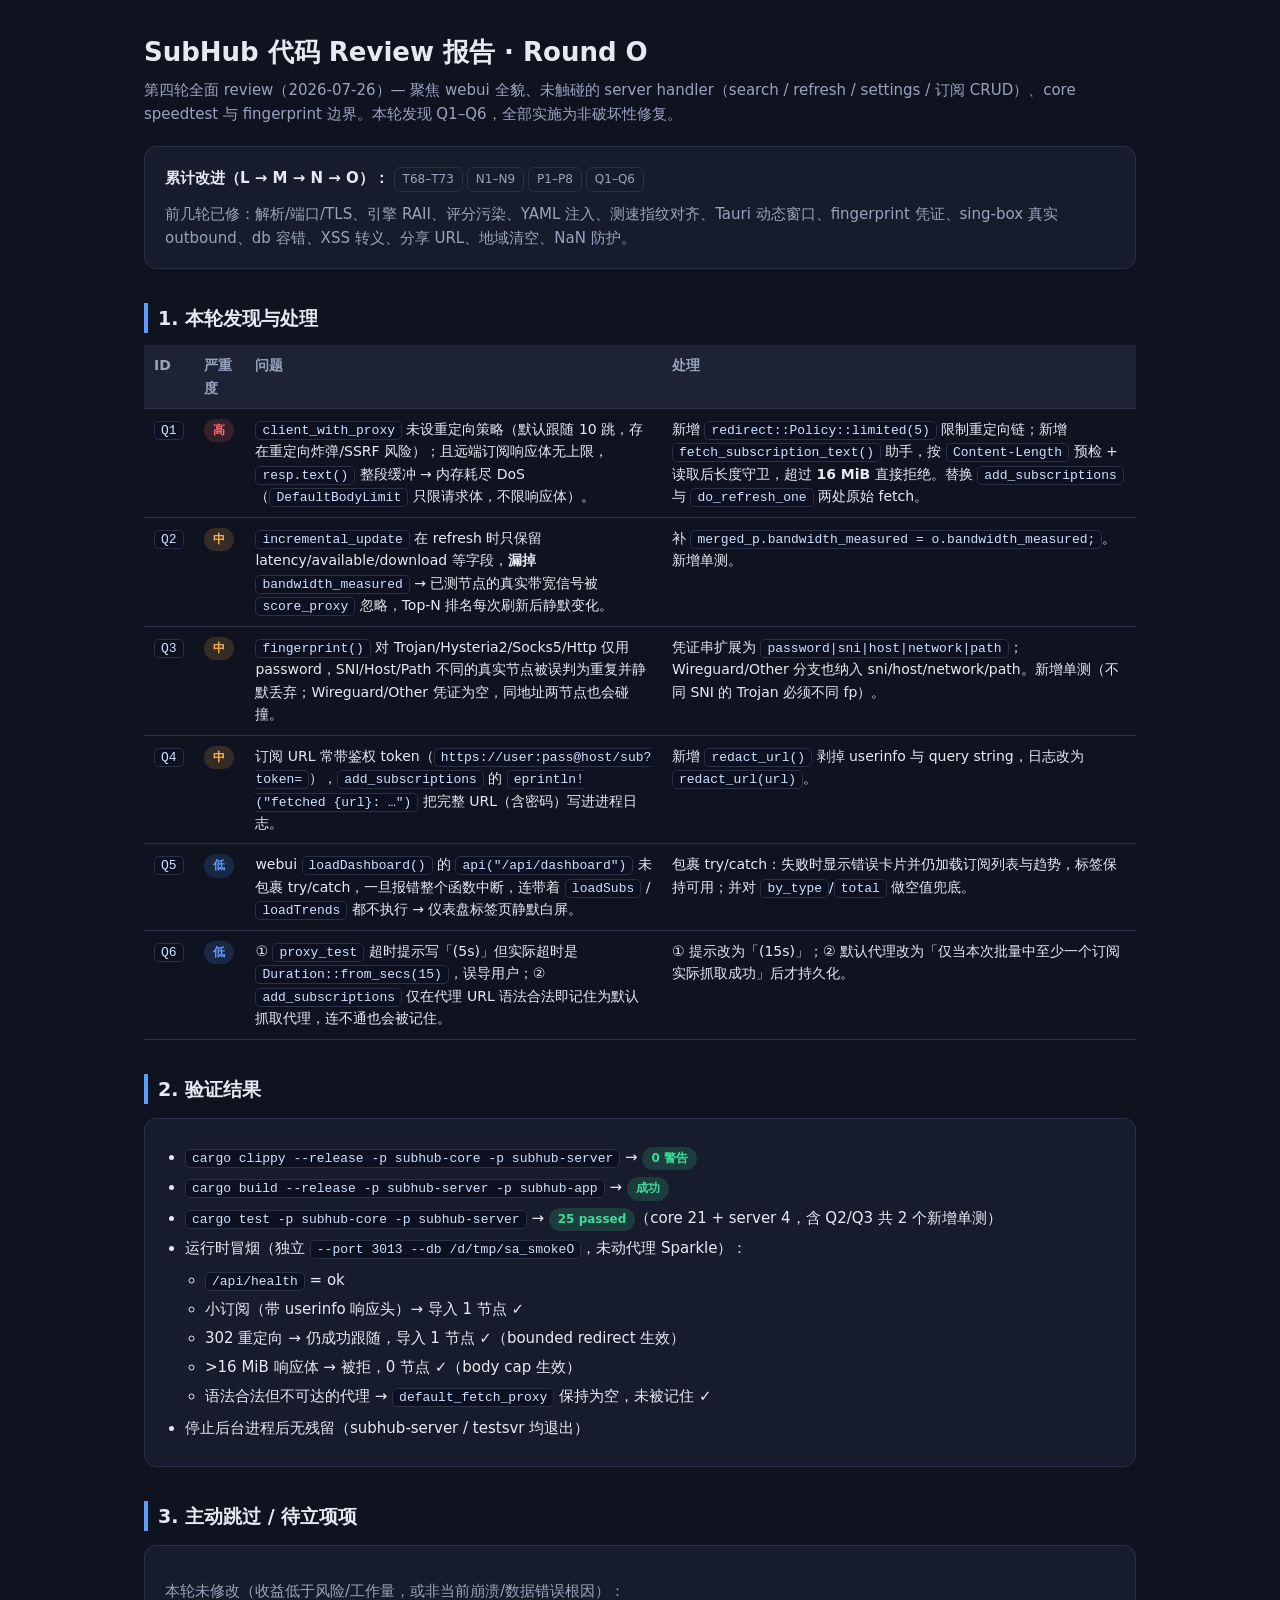
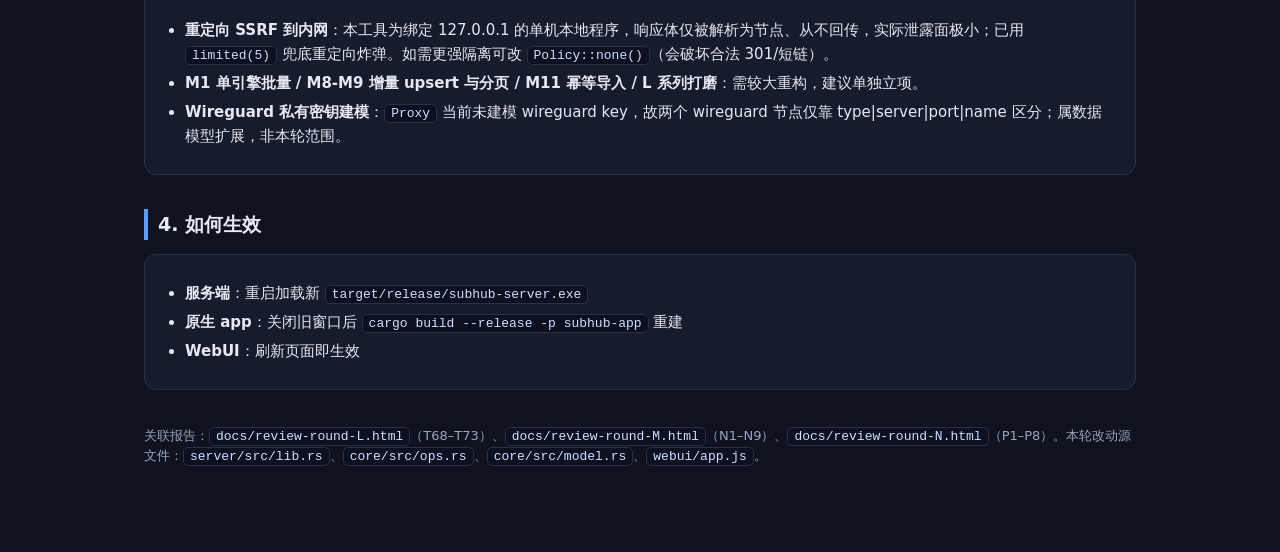
<file: docs/review-round-O.html>
<!doctype html>
<html lang="zh">
<head>
<meta charset="utf-8" />
<meta name="viewport" content="width=device-width, initial-scale=1" />
<title>SubHub 代码 Review 报告 · Round O（第四轮）</title>
<style>
  :root { --bg:#0f1320; --panel:#171c2c; --panel2:#1d2335; --ink:#e6e9f2; --mut:#9aa3bd; --acc:#5b9dff; --ok:#3ddc97; --warn:#ffb454; --bad:#ff6b6b; --bd:#2a3147; }
  * { box-sizing:border-box; }
  body { margin:0; background:var(--bg); color:var(--ink); font:15px/1.6 "Segoe UI",system-ui,sans-serif; }
  .wrap { max-width:1040px; margin:0 auto; padding:32px 24px 64px; }
  h1 { font-size:26px; margin:0 0 4px; }
  h2 { font-size:19px; margin:34px 0 12px; border-left:4px solid var(--acc); padding-left:10px; }
  h3 { font-size:16px; margin:18px 0 6px; color:var(--acc); }
  p { color:var(--ink); }
  .sub { color:var(--mut); margin:0 0 20px; }
  .card { background:var(--panel); border:1px solid var(--bd); border-radius:12px; padding:18px 20px; margin:14px 0; }
  table { width:100%; border-collapse:collapse; margin:10px 0; font-size:14px; }
  th, td { text-align:left; padding:9px 10px; border-bottom:1px solid var(--bd); vertical-align:top; }
  th { color:var(--mut); font-weight:600; background:var(--panel2); }
  code { background:#0c1020; border:1px solid var(--bd); border-radius:5px; padding:1px 6px; font:13px/1.5 "JetBrains Mono",Consolas,monospace; color:#cfe0ff; }
  .tag { display:inline-block; font-size:12px; font-weight:700; padding:2px 9px; border-radius:999px; }
  .hi { background:rgba(255,107,107,.16); color:var(--bad); }
  .me { background:rgba(255,180,84,.16); color:var(--warn); }
  .lo { background:rgba(91,157,255,.16); color:var(--acc); }
  .ok { background:rgba(61,220,151,.16); color:var(--ok); }
  ul { margin:8px 0; padding-left:20px; }
  li { margin:5px 0; }
  .kv { color:var(--mut); }
  .pill { display:inline-block; margin:2px 4px 2px 0; padding:2px 8px; border:1px solid var(--bd); border-radius:6px; font-size:12px; color:var(--mut); }
  .muted { color:var(--mut); }
  .foot { margin-top:36px; color:var(--mut); font-size:13px; }
</style>
</head>
<body>
<div class="wrap">
  <h1>SubHub 代码 Review 报告 · Round O</h1>
  <p class="sub">第四轮全面 review（2026-07-26）— 聚焦 webui 全貌、未触碰的 server handler（search / refresh / settings / 订阅 CRUD）、core speedtest 与 fingerprint 边界。本轮发现 Q1–Q6，全部实施为非破坏性修复。</p>

  <div class="card">
    <strong>累计改进（L → M → N → O）：</strong>
    <span class="pill">T68–T73</span><span class="pill">N1–N9</span><span class="pill">P1–P8</span><span class="pill">Q1–Q6</span>
    <div class="muted" style="margin-top:8px">前几轮已修：解析/端口/TLS、引擎 RAII、评分污染、YAML 注入、测速指纹对齐、Tauri 动态窗口、fingerprint 凭证、sing-box 真实 outbound、db 容错、XSS 转义、分享 URL、地域清空、NaN 防护。</div>
  </div>

  <h2>1. 本轮发现与处理</h2>
  <table>
    <thead><tr><th>ID</th><th>严重度</th><th>问题</th><th>处理</th></tr></thead>
    <tbody>
      <tr>
        <td><code>Q1</code></td>
        <td><span class="tag hi">高</span></td>
        <td><code>client_with_proxy</code> 未设重定向策略（默认跟随 10 跳，存在重定向炸弹/SSRF 风险）；且远端订阅响应体无上限，<code>resp.text()</code> 整段缓冲 → 内存耗尽 DoS（<code>DefaultBodyLimit</code> 只限请求体，不限响应体）。</td>
        <td>新增 <code>redirect::Policy::limited(5)</code> 限制重定向链；新增 <code>fetch_subscription_text()</code> 助手，按 <code>Content-Length</code> 预检 + 读取后长度守卫，超过 <b>16 MiB</b> 直接拒绝。替换 <code>add_subscriptions</code> 与 <code>do_refresh_one</code> 两处原始 fetch。</td>
      </tr>
      <tr>
        <td><code>Q2</code></td>
        <td><span class="tag me">中</span></td>
        <td><code>incremental_update</code> 在 refresh 时只保留 latency/available/download 等字段，<b>漏掉 <code>bandwidth_measured</code></b> → 已测节点的真实带宽信号被 <code>score_proxy</code> 忽略，Top-N 排名每次刷新后静默变化。</td>
        <td>补 <code>merged_p.bandwidth_measured = o.bandwidth_measured;</code>。新增单测。</td>
      </tr>
      <tr>
        <td><code>Q3</code></td>
        <td><span class="tag me">中</span></td>
        <td><code>fingerprint()</code> 对 Trojan/Hysteria2/Socks5/Http 仅用 password，SNI/Host/Path 不同的真实节点被误判为重复并静默丢弃；Wireguard/Other 凭证为空，同地址两节点也会碰撞。</td>
        <td>凭证串扩展为 <code>password|sni|host|network|path</code>；Wireguard/Other 分支也纳入 sni/host/network/path。新增单测（不同 SNI 的 Trojan 必须不同 fp）。</td>
      </tr>
      <tr>
        <td><code>Q4</code></td>
        <td><span class="tag me">中</span></td>
        <td>订阅 URL 常带鉴权 token（<code>https://user:pass@host/sub?token=</code>），<code>add_subscriptions</code> 的 <code>eprintln!("fetched {url}: …")</code> 把完整 URL（含密码）写进进程日志。</td>
        <td>新增 <code>redact_url()</code> 剥掉 userinfo 与 query string，日志改为 <code>redact_url(url)</code>。</td>
      </tr>
      <tr>
        <td><code>Q5</code></td>
        <td><span class="tag lo">低</span></td>
        <td>webui <code>loadDashboard()</code> 的 <code>api("/api/dashboard")</code> 未包裹 try/catch，一旦报错整个函数中断，连带着 <code>loadSubs</code> / <code>loadTrends</code> 都不执行 → 仪表盘标签页静默白屏。</td>
        <td>包裹 try/catch：失败时显示错误卡片并仍加载订阅列表与趋势，标签保持可用；并对 <code>by_type</code>/<code>total</code> 做空值兜底。</td>
      </tr>
      <tr>
        <td><code>Q6</code></td>
        <td><span class="tag lo">低</span></td>
        <td>① <code>proxy_test</code> 超时提示写「(5s)」但实际超时是 <code>Duration::from_secs(15)</code>，误导用户；② <code>add_subscriptions</code> 仅在代理 URL 语法合法即记住为默认抓取代理，连不通也会被记住。</td>
        <td>① 提示改为「(15s)」；② 默认代理改为「仅当本次批量中至少一个订阅实际抓取成功」后才持久化。</td>
      </tr>
    </tbody>
  </table>

  <h2>2. 验证结果</h2>
  <div class="card">
    <ul>
      <li><code>cargo clippy --release -p subhub-core -p subhub-server</code> → <span class="tag ok">0 警告</span></li>
      <li><code>cargo build --release -p subhub-server -p subhub-app</code> → <span class="tag ok">成功</span></li>
      <li><code>cargo test -p subhub-core -p subhub-server</code> → <span class="tag ok">25 passed</span>（core 21 + server 4，含 Q2/Q3 共 2 个新增单测）</li>
      <li>运行时冒烟（独立 <code>--port 3013 --db /d/tmp/sa_smokeO</code>，未动代理 Sparkle）：
        <ul>
          <li><code>/api/health</code> = ok</li>
          <li>小订阅（带 userinfo 响应头）→ 导入 1 节点 ✓</li>
          <li>302 重定向 → 仍成功跟随，导入 1 节点 ✓（bounded redirect 生效）</li>
          <li>&gt;16 MiB 响应体 → 被拒，0 节点 ✓（body cap 生效）</li>
          <li>语法合法但不可达的代理 → <code>default_fetch_proxy</code> 保持为空，未被记住 ✓</li>
        </ul>
      </li>
      <li>停止后台进程后无残留（subhub-server / testsvr 均退出）</li>
    </ul>
  </div>

  <h2>3. 主动跳过 / 待立项项</h2>
  <div class="card">
    <p class="muted">本轮未修改（收益低于风险/工作量，或非当前崩溃/数据错误根因）：</p>
    <ul>
      <li><b>重定向 SSRF 到内网</b>：本工具为绑定 127.0.0.1 的单机本地程序，响应体仅被解析为节点、从不回传，实际泄露面极小；已用 <code>limited(5)</code> 兜底重定向炸弹。如需更强隔离可改 <code>Policy::none()</code>（会破坏合法 301/短链）。</li>
      <li><b>M1 单引擎批量 / M8-M9 增量 upsert 与分页 / M11 幂等导入 / L 系列打磨</b>：需较大重构，建议单独立项。</li>
      <li><b>Wireguard 私有密钥建模</b>：<code>Proxy</code> 当前未建模 wireguard key，故两个 wireguard 节点仅靠 type|server|port|name 区分；属数据模型扩展，非本轮范围。</li>
    </ul>
  </div>

  <h2>4. 如何生效</h2>
  <div class="card">
    <ul>
      <li><b>服务端</b>：重启加载新 <code>target/release/subhub-server.exe</code></li>
      <li><b>原生 app</b>：关闭旧窗口后 <code>cargo build --release -p subhub-app</code> 重建</li>
      <li><b>WebUI</b>：刷新页面即生效</li>
    </ul>
  </div>

  <div class="foot">关联报告：<code>docs/review-round-L.html</code>（T68–T73）、<code>docs/review-round-M.html</code>（N1–N9）、<code>docs/review-round-N.html</code>（P1–P8）。本轮改动源文件：<code>server/src/lib.rs</code>、<code>core/src/ops.rs</code>、<code>core/src/model.rs</code>、<code>webui/app.js</code>。</div>
</div>
</body>
</html>
</file>
